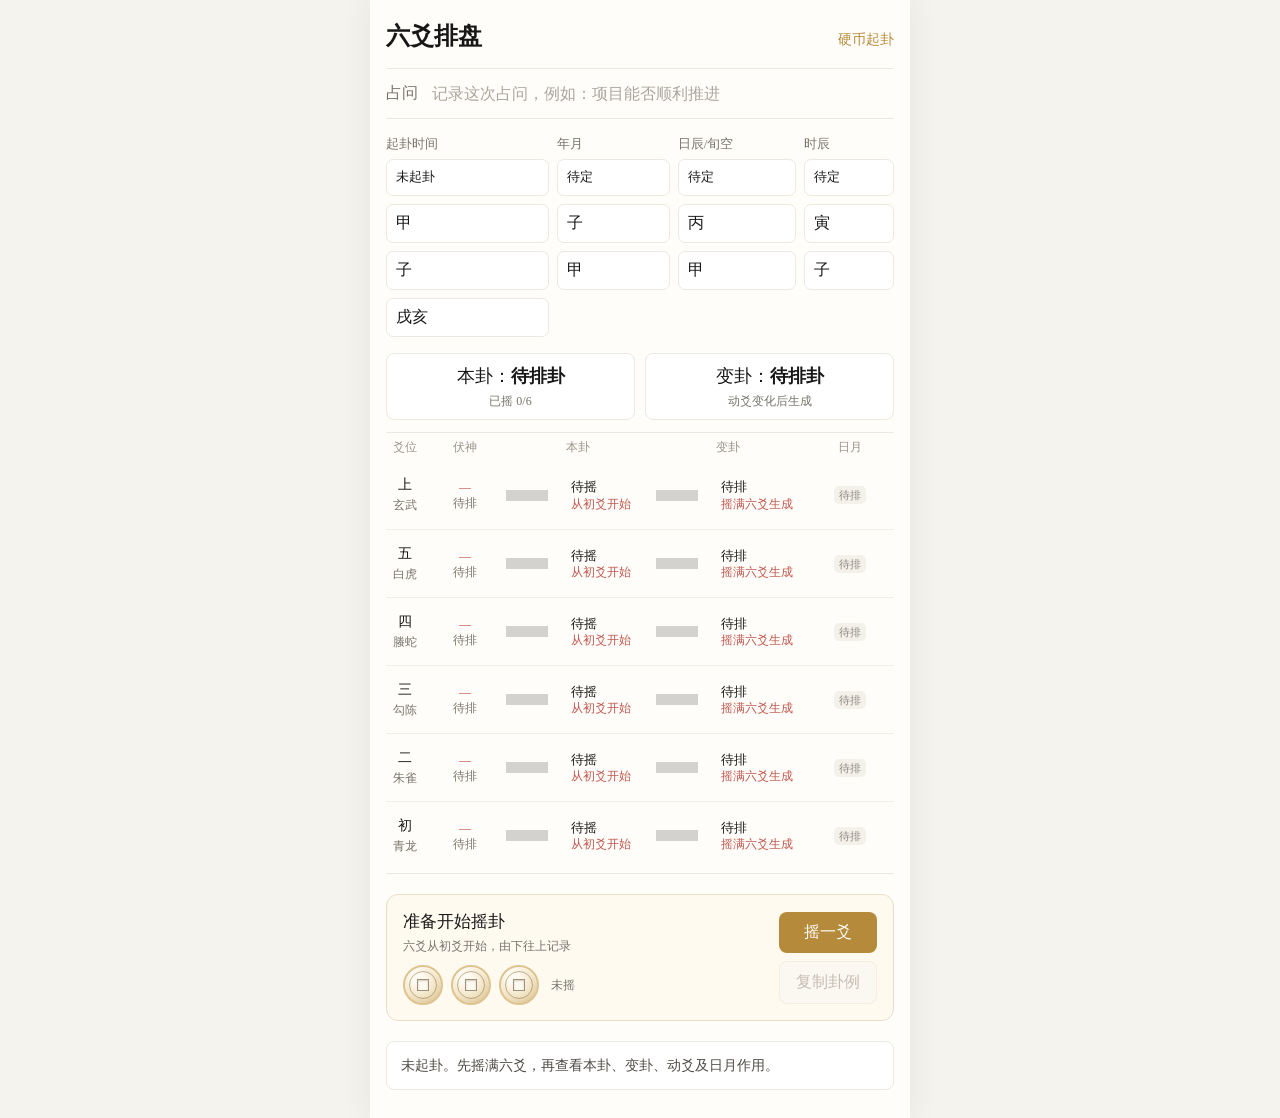
<file: index.html>
<!doctype html>
<html lang="zh-CN">
  <head>
    <meta charset="UTF-8" />
    <meta name="viewport" content="width=device-width, initial-scale=1, viewport-fit=cover" />
    <meta name="theme-color" content="#ffffff" />
    <title>六爻排盘</title>
    <link rel="stylesheet" href="./style.css" />
  </head>
  <body>
    <main class="app-shell">
      <section class="content">
        <header class="page-title">
          <h1>六爻排盘</h1>
          <span>硬币起卦</span>
        </header>

        <div class="question-row">
          <label for="question">占问</label>
          <input id="question" type="text" placeholder="记录这次占问，例如：项目能否顺利推进" />
        </div>

        <section class="time-controls" aria-label="排盘时间">
          <label>起卦时间<output id="startTime">未起卦</output></label>
          <label>年月<output id="yearMonthInfo">待定</output></label>
          <label>日辰/旬空<output id="dayInfo">待定</output></label>
          <label>时辰<output id="hourInfo">待定</output></label>
          <output id="yearStem" hidden>甲</output>
          <output id="yearBranch" hidden>子</output>
          <output id="monthStem" hidden>丙</output>
          <output id="monthBranch" hidden>寅</output>
          <output id="dayBranch" hidden>丑</output>
          <output id="dayStem" hidden>丁</output>
          <output id="hourStem" hidden>甲</output>
          <output id="hourBranch" hidden>子</output>
          <output id="emptyBranches" hidden>子丑</output>
        </section>

        <section class="gua-heading">
          <div>本卦：<strong id="primaryName">待排卦</strong><small id="primaryMeta">摇满六爻后生成</small></div>
          <div>变卦：<strong id="changedName">待排卦</strong><small id="changedMeta">动爻变化后生成</small></div>
        </section>

        <section class="gua-board" aria-label="六爻排盘">
          <div class="board-legend"><span>爻位</span><span>伏神</span><span>本卦</span><span>变卦</span><span>日月</span></div>
          <div id="yaoBoard"></div>
        </section>

        <section class="roll-panel">
          <div>
            <p class="roll-title" id="rollTitle">准备开始摇卦</p>
            <p class="roll-subtitle" id="rollSubtitle">六爻从初爻开始，由下往上记录</p>
            <div class="coin-tray" id="coinTray" aria-label="硬币结果"><span>—</span><span>—</span><span>—</span><em>未摇</em></div>
          </div>
          <div class="roll-actions">
            <button class="primary-button" id="rollButton" type="button">摇一爻</button>
            <button class="secondary-button hidden" id="newButton" type="button">重新起卦</button>
            <button class="tertiary-button" id="copyButton" type="button" disabled>复制卦例</button>
          </div>
        </section>

        <section class="summary">
          <p id="summaryLine">未起卦。先摇满六爻，再查看本卦、变卦、动爻及日月作用。</p>
        </section>
      </section>
    </main>

    <div class="toast" id="toast" role="status" aria-live="polite"></div>
    <script src="./app.js"></script>
  </body>
</html>
</file>
<file: style.css>
:root {
  --ink: #171717;
  --muted: #77736b;
  --line: #ece9e2;
  --gold: #b58a3a;
  --gold-soft: #f7ecd0;
  --paper: #fffdf9;
  --red: #bf554d;
  font-family: "Songti SC", "Noto Serif SC", "STSong", serif;
  color: var(--ink);
  background: #f5f3ee;
}

* { box-sizing: border-box; }
body { margin: 0; min-width: 320px; background: #f5f3ee; }
button, input, textarea { font: inherit; }
button { cursor: pointer; }
button:disabled { cursor: wait; opacity: .68; }

.app-shell {
  width: min(100%, 540px);
  min-height: 100vh;
  margin: 0 auto;
  background: var(--paper);
  box-shadow: 0 0 30px rgba(55, 45, 30, .08);
}

.content { padding: 18px 16px 28px; }
.page-title { display: flex; align-items: baseline; justify-content: space-between; gap: 12px; padding: 2px 0 16px; border-bottom: 1px solid var(--line); }
.page-title h1 { margin: 0; font-size: 24px; font-weight: 600; }
.page-title span { color: var(--gold); font-size: 14px; white-space: nowrap; }
.question-row { display: flex; align-items: center; gap: 12px; padding: 14px 0; border-bottom: 1px solid var(--line); }
.question-row label { color: var(--muted); white-space: nowrap; }
.question-row input { width: 100%; border: 0; outline: 0; background: transparent; color: var(--ink); }
.question-row input::placeholder, textarea::placeholder { color: #aaa59c; }

.time-controls { display: grid; grid-template-columns: 1.45fr 1fr 1.05fr .8fr; gap: 8px; padding: 16px 0 12px; }
.time-controls label { display: grid; gap: 6px; color: var(--muted); font-size: 13px; }
.time-controls output { display: block; width: 100%; min-height: 37px; border: 1px solid var(--line); border-radius: 7px; background: #fff; color: var(--ink); padding: 8px 9px; white-space: nowrap; overflow: hidden; text-overflow: ellipsis; }

.gua-heading { display: grid; grid-template-columns: 1fr 1fr; gap: 10px; margin: 4px 0 12px; text-align: center; font-size: 18px; }
.gua-heading > div { padding: 10px 6px; border: 1px solid var(--line); border-radius: 8px; background: #fff; }
.gua-heading strong { font-weight: 600; }
.gua-heading small { display: block; margin-top: 5px; color: var(--muted); font-size: 12px; line-height: 1.35; }

.gua-board { border-top: 1px solid var(--line); border-bottom: 1px solid var(--line); padding: 6px 0 4px; }
.board-legend, .yao-row { display: grid; grid-template-columns: 38px 70px minmax(0, 1fr) minmax(0, 1fr) 88px; gap: 6px; align-items: center; }
.board-legend { color: #99938a; font-size: 12px; text-align: center; padding: 0 0 5px; }
.yao-row { min-height: 68px; position: relative; border-top: 1px solid #f3efe7; }
.yao-row:first-child { border-top: 0; }
.yao-row.moving { background: linear-gradient(90deg, transparent, var(--gold-soft), transparent); }
.yao-index { display: grid; gap: 3px; color: var(--muted); font-size: 12px; text-align: center; }
.yao-index b { color: var(--ink); font-size: 14px; font-weight: 500; }
.hidden-cell { min-width: 0; color: var(--muted); font-size: 12px; line-height: 1.35; text-align: center; }
.hidden-cell strong { display: block; color: var(--red); font-weight: 500; white-space: nowrap; overflow: hidden; text-overflow: ellipsis; }
.hidden-cell span { display: block; white-space: nowrap; overflow: hidden; text-overflow: ellipsis; }
.gua-cell { display: grid; grid-template-columns: 58px 1fr; gap: 7px; align-items: center; min-width: 0; }
.line-wrap { display: flex; align-items: center; justify-content: center; gap: 5px; min-width: 0; }
.solid, .broken { display: inline-block; width: 54px; height: 11px; background: #0e0e0e; }
.broken { display: flex; gap: 12px; background: transparent; }
.broken::before, .broken::after { content: ""; flex: 1; background: #0e0e0e; }
.changing { width: 14px; color: var(--gold); font-size: 19px; font-family: Arial, sans-serif; line-height: 1; }
.yao-text { min-width: 0; font-size: 13px; line-height: 1.35; }
.yao-text strong { display: block; font-weight: 500; white-space: nowrap; overflow: hidden; text-overflow: ellipsis; }
.yao-text span { display: block; color: var(--red); font-size: 12px; white-space: nowrap; overflow: hidden; text-overflow: ellipsis; }
.relation { display: flex; flex-wrap: wrap; gap: 4px; justify-content: center; }
.tag { display: inline-block; padding: 2px 5px; border-radius: 5px; background: #f4f1ea; color: #4d4942; font-size: 11px; line-height: 1.3; }
.tag.hot { background: #f9e5df; color: var(--red); }
.tag.good { background: #f5ebcf; color: #8c661e; }
.tag.neutral { color: #8a857b; }
.yao-row[data-state="empty"] .line-wrap { opacity: .18; }

.roll-panel { display: flex; align-items: center; justify-content: space-between; gap: 14px; margin: 20px 0; padding: 15px 16px; border: 1px solid #eadfc6; border-radius: 12px; background: #fffaf0; }
.roll-title, .roll-subtitle { margin: 0; }
.roll-title { font-size: 17px; }
.roll-subtitle { margin-top: 5px; color: var(--muted); font-size: 12px; }
.coin-tray { display: flex; align-items: center; gap: 8px; margin-top: 10px; }
.coin { position: relative; display: inline-grid; place-items: center; width: 40px; height: 40px; border-radius: 50%; background: radial-gradient(circle at 35% 30%, #fff4cf 0 14%, #d1a14e 58%, #81591d 100%); border: 2px solid #9a6b24; box-shadow: inset 0 1px 2px rgba(255,255,255,.7), inset 0 -2px 4px rgba(73, 43, 8, .35), 0 3px 7px rgba(74, 54, 19, .2); transform-style: preserve-3d; }
.coin::before { content: ""; position: absolute; inset: 4px; border: 1px solid rgba(99, 61, 13, .55); border-radius: 50%; }
.coin.back { background: radial-gradient(circle at 35% 30%, #f4e7c8 0 14%, #a97835 58%, #593812 100%); border-color: #704715; }
.coin.idle { background: radial-gradient(circle at 35% 30%, #fffaf0 0 18%, #ead9ae 60%, #b88d45 100%); border-color: #d3b06a; box-shadow: inset 0 1px 2px rgba(255,255,255,.75); opacity: .72; }
.coin.rolling { animation: coinFlip .62s cubic-bezier(.25, .75, .3, 1) infinite; }
.coin.delay-one { animation-delay: .09s; }
.coin.delay-two { animation-delay: .18s; }
.coin.settled { animation: coinSettle .22s ease-out both; }
.coin-hole { position: relative; z-index: 1; display: block; width: 12px; height: 12px; border: 1px solid rgba(75, 45, 12, .72); background: var(--paper); box-shadow: inset 0 1px 2px rgba(0,0,0,.25); }
.coin.back .coin-hole { background: #2f210f; border-color: rgba(255, 229, 169, .5); }
.coin.idle .coin-hole { background: #fffaf0; }
.coin-tray em { margin-left: 4px; color: var(--muted); font-style: normal; font-size: 12px; }
.roll-actions { display: grid; gap: 8px; }
.primary-button, .secondary-button, .tertiary-button { border: 0; border-radius: 8px; padding: 10px 16px; white-space: nowrap; }
.primary-button { background: var(--gold); color: white; }
.secondary-button { background: #efe9dc; color: #514935; }
.tertiary-button { background: #fff; color: #7b6129; border: 1px solid #e0cf9e; }
.tertiary-button:disabled { color: #aaa197; border-color: #eee7d8; background: #faf8f2; }
.hidden { display: none; }

.summary { margin-top: 16px; padding: 12px 14px; border: 1px solid var(--line); border-radius: 8px; background: #fff; }
.summary p { margin: 0; color: #4f4b44; font-size: 14px; line-height: 1.65; }
.toast { position: fixed; left: 50%; bottom: 28px; transform: translate(-50%, 20px); opacity: 0; pointer-events: none; padding: 10px 15px; color: white; background: rgba(20,20,20,.82); border-radius: 7px; transition: .25s ease; font-family: system-ui, sans-serif; font-size: 13px; }
.toast.show { transform: translate(-50%, 0); opacity: 1; }

@keyframes coinFlip {
  0% { transform: translateY(0) rotateX(0) rotateZ(0); }
  45% { transform: translateY(-10px) rotateX(540deg) rotateZ(22deg); }
  100% { transform: translateY(0) rotateX(1080deg) rotateZ(0); }
}

@keyframes coinSettle {
  0% { transform: translateY(-5px) scale(.94); opacity: .72; }
  100% { transform: translateY(0) scale(1); opacity: 1; }
}

@media (prefers-reduced-motion: reduce) {
  .coin.rolling, .coin.settled { animation-duration: .01ms; animation-iteration-count: 1; }
}

@media (max-width: 390px) {
  .content { padding-left: 12px; padding-right: 12px; }
  .time-controls { grid-template-columns: 1fr 1fr; }
  .time-controls label:first-child { grid-column: 1 / 3; }
  .board-legend, .yao-row { grid-template-columns: 34px 64px minmax(0, 1fr) minmax(0, 1fr); }
  .board-legend span:nth-child(5), .relation { grid-column: 3 / 5; }
  .relation { justify-content: flex-start; padding: 0 0 8px; }
  .gua-cell { grid-template-columns: 50px 1fr; }
  .solid, .broken { width: 44px; }
  .roll-panel { align-items: stretch; flex-direction: column; }
  .roll-actions { grid-template-columns: 1fr 1fr; }
}
</file>
